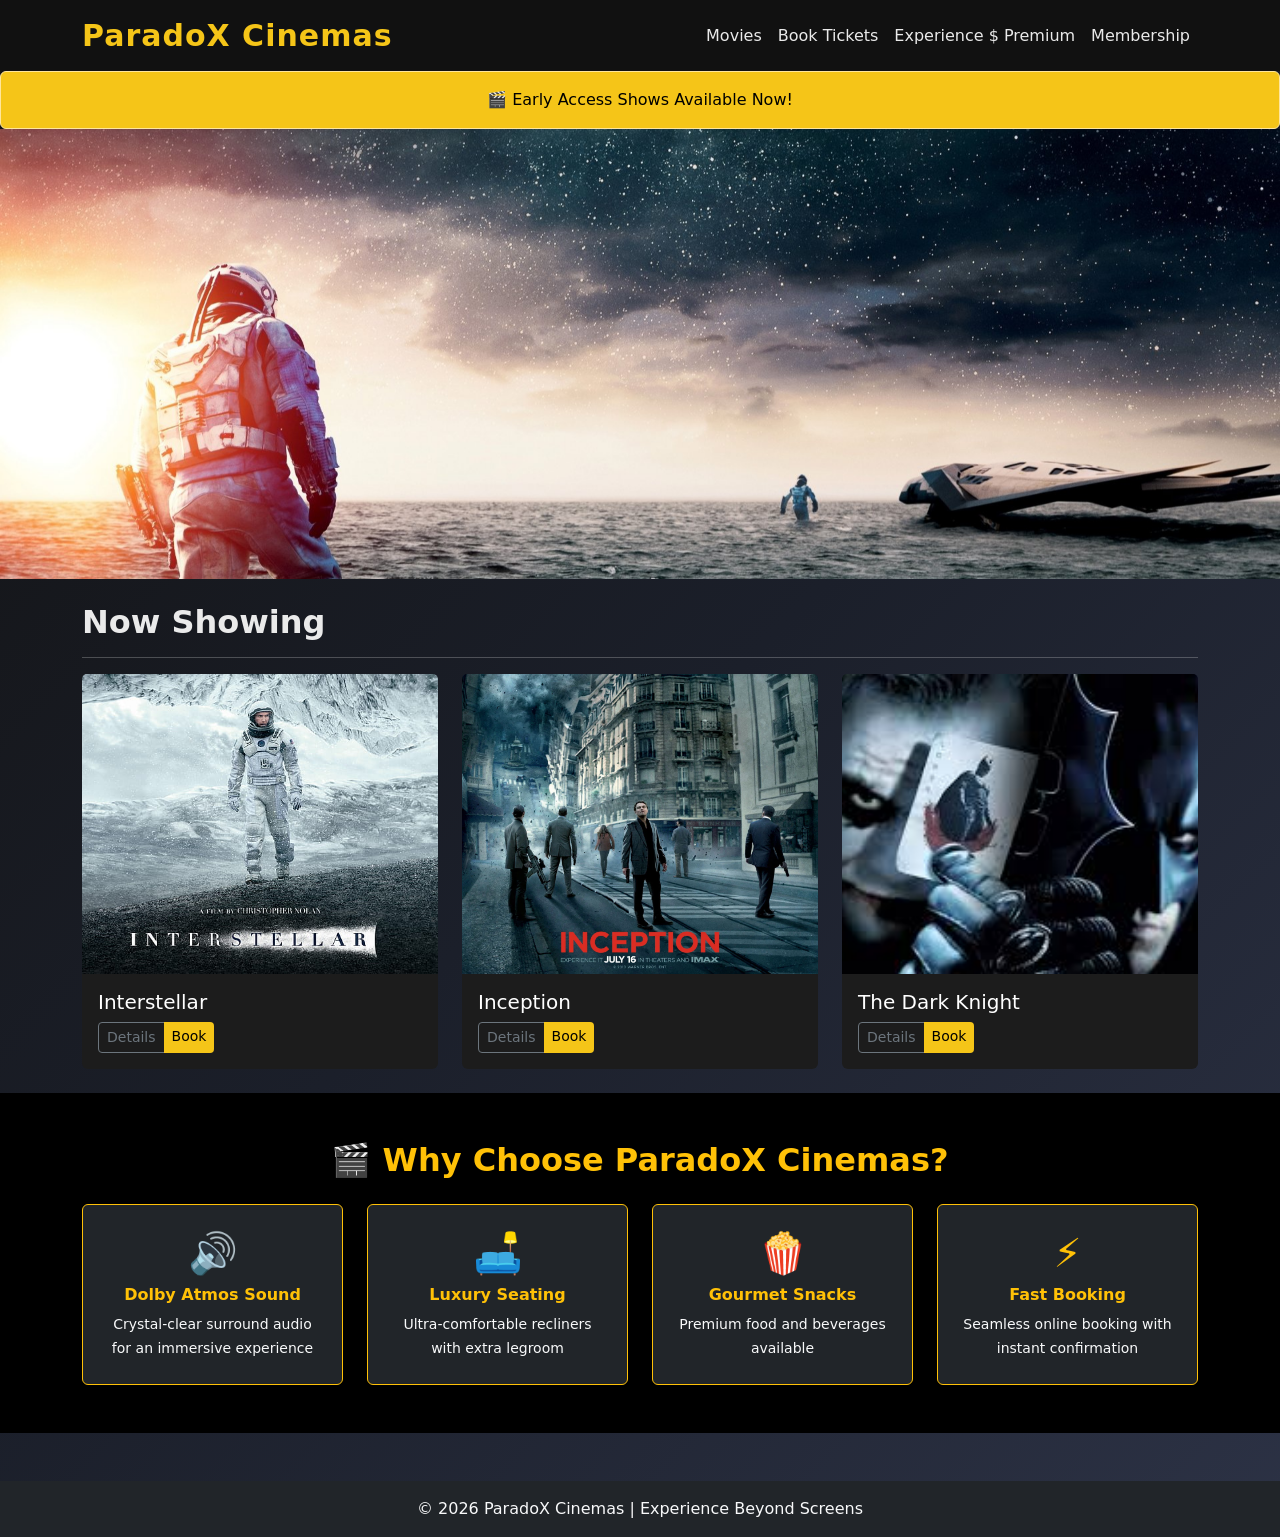
<file: index.html>
<!DOCTYPE html>
<html lang="en">
<head>
  <title>ParadoX Cinemas</title>
  <link href="https://cdn.jsdelivr.net/npm/bootstrap@5.3.2/dist/css/bootstrap.min.css" rel="stylesheet">
<link rel="stylesheet" href="style.css">

  <meta charset="UTF-8">
  

  
</head>

<body>

<!-- NAVBAR -->
<nav class="navbar navbar-expand-lg navbar-dark bg-dark">
  <div class="container">
    <a class="navbar-brand" href="about.html">ParadoX Cinemas</a>

    <button class="navbar-toggler" data-bs-toggle="collapse" data-bs-target="#menu">
      <span class="navbar-toggler-icon"></span>
    </button>

    <div class="collapse navbar-collapse" id="menu">
      <ul class="navbar-nav ms-auto">
        <li class="nav-item"><a class="nav-link" href="movies.html">Movies</a></li>
        <li class="nav-item"><a class="nav-link" href="booking.html">Book Tickets</a></li>
        <li class="nav-item"><a class="nav-link" href="experience.html">Experience $ Premium</a></li>
        <li class="nav-item"><a class="nav-link" href="bform.html">Membership</a></li>
      </ul>
    </div>
  </div>
</nav>

<!-- ALERT -->
<div class="alert alert-warning text-center mb-0">
  🎬 Early Access Shows Available Now!
</div>

<!-- CAROUSEL -->

    <!-- IMAX STYLE HERO CAROUSEL -->
<div id="imaxCarousel" 
     class="carousel slide carousel-fade" 
     data-bs-ride="carousel"
     data-bs-interval="1500"
     data-bs-wrap="true">

  <div class="carousel-inner">

    <!-- SLIDE 1 -->
    <div class="carousel-item active">
      <img 
        src="thumb-1920-550739.jpg"
        class="d-block w-100"
        style="height:450px; object-fit:cover;"
        alt="Interstellar">
    </div>

    <!-- SLIDE 2 -->
    <div class="carousel-item">
      <img 
        src="85182.jpg"
        class="d-block w-100"
        style="height:450px; object-fit:cover;"
        alt="Inception">
    </div>

    <!-- SLIDE 3 -->
    <div class="carousel-item">
      <img 
        src="the-dark-knight-rises-batman-dark-christian-bale-wallpaper-preview.jpg"
        class="d-block w-100"
        style="height:450px; object-fit:cover;"
        alt="The Dark Knight">
    </div>

  </div>

</div>


<!-- NOW SHOWING SECTION -->
<div class="container mt-4">
  <h2><b>Now Showing</b></h2>
  <hr>

  <div class="row">

    <!-- MOVIE 1 -->
    <div class="col-md-4">
      <div class="card">
        <img src="interstellar-2014-wallpaper-preview.jpg"
             class="card-img-top"
             style="height:300px; object-fit:cover;">
        <div class="card-body">
          <h5 class="card-title">Interstellar</h5>
          <div class="btn-group">
            <a href="movies.html" class="btn btn-outline-secondary btn-sm">Details</a>
            <a href="booking.html" class="btn btn-warning btn-sm">Book</a>
          </div>
        </div>
      </div>
    </div>

    <!-- MOVIE 2 -->
    <div class="col-md-4">
      <div class="card">
        <img src="wp11374646.webp"
             class="card-img-top"
             style="height:300px; object-fit:cover;">
        <div class="card-body">
          <h5 class="card-title">Inception</h5>
          <div class="btn-group">
            <a href="movies.html" class="btn btn-outline-secondary btn-sm">Details</a>
            <a href="booking.html" class="btn btn-warning btn-sm">Book</a>
          </div>
        </div>
      </div>
    </div>

    <!-- MOVIE 3 -->
    <div class="col-md-4">
      <div class="card">
        <img src="images.jpg"
             class="card-img-top"
             style="height:300px; object-fit:cover;">
        <div class="card-body">
          <h5 class="card-title">The Dark Knight</h5>
          <div class="btn-group">
            <a href="movies.html" class="btn btn-outline-secondary btn-sm">Details</a>
            <a href="booking.html" class="btn btn-warning btn-sm">Book</a>
          </div>
        </div>
      </div>
    </div>

  </div>
</div>

<br>

<!-- THEATRE SPECIALITY SECTION -->

<section class="bg-black text-warning py-5">

  <div class="container text-center">

    <h2 class="fw-bold mb-4">🎬 Why Choose ParadoX Cinemas?</h2>

    <div class="row g-4">

      
      <div class="col-md-3">
        <div class="p-4 bg-dark border border-warning rounded shadow">
          <h1>🔊</h1>
          <h6 class="fw-bold mt-2">Dolby Atmos Sound</h6>
          <small class="text-light">
            Crystal-clear surround audio for an immersive experience
          </small>
        </div>
      </div>

      
      <div class="col-md-3">
        <div class="p-4 bg-dark border border-warning rounded shadow">
          <h1>🛋️</h1>
          <h6 class="fw-bold mt-2">Luxury Seating</h6>
          <small class="text-light">
            Ultra-comfortable recliners with extra legroom
          </small>
        </div>
      </div>

      
      <div class="col-md-3">
        <div class="p-4 bg-dark border border-warning rounded shadow">
          <h1>🍿</h1>
          <h6 class="fw-bold mt-2">Gourmet Snacks</h6>
          <small class="text-light">
            Premium food and beverages available
          </small>
        </div>
      </div>

      
      <div class="col-md-3">
        <div class="p-4 bg-dark border border-warning rounded shadow">
          <h1>⚡</h1>
          <h6 class="fw-bold mt-2">Fast Booking</h6>
          <small class="text-light">
            Seamless online booking with instant confirmation
          </small>
        </div>
      </div>

    </div>

  </div>

</section>

<footer class="text-center mt-5 p-3 bg-dark text-light">
  © 2026 ParadoX Cinemas | Experience Beyond Screens
</footer>
<!-- Bootstrap JS -->
<script src="https://cdn.jsdelivr.net/npm/bootstrap@5.3.2/dist/js/bootstrap.bundle.min.js"></script>

</body>
</html>
</file>
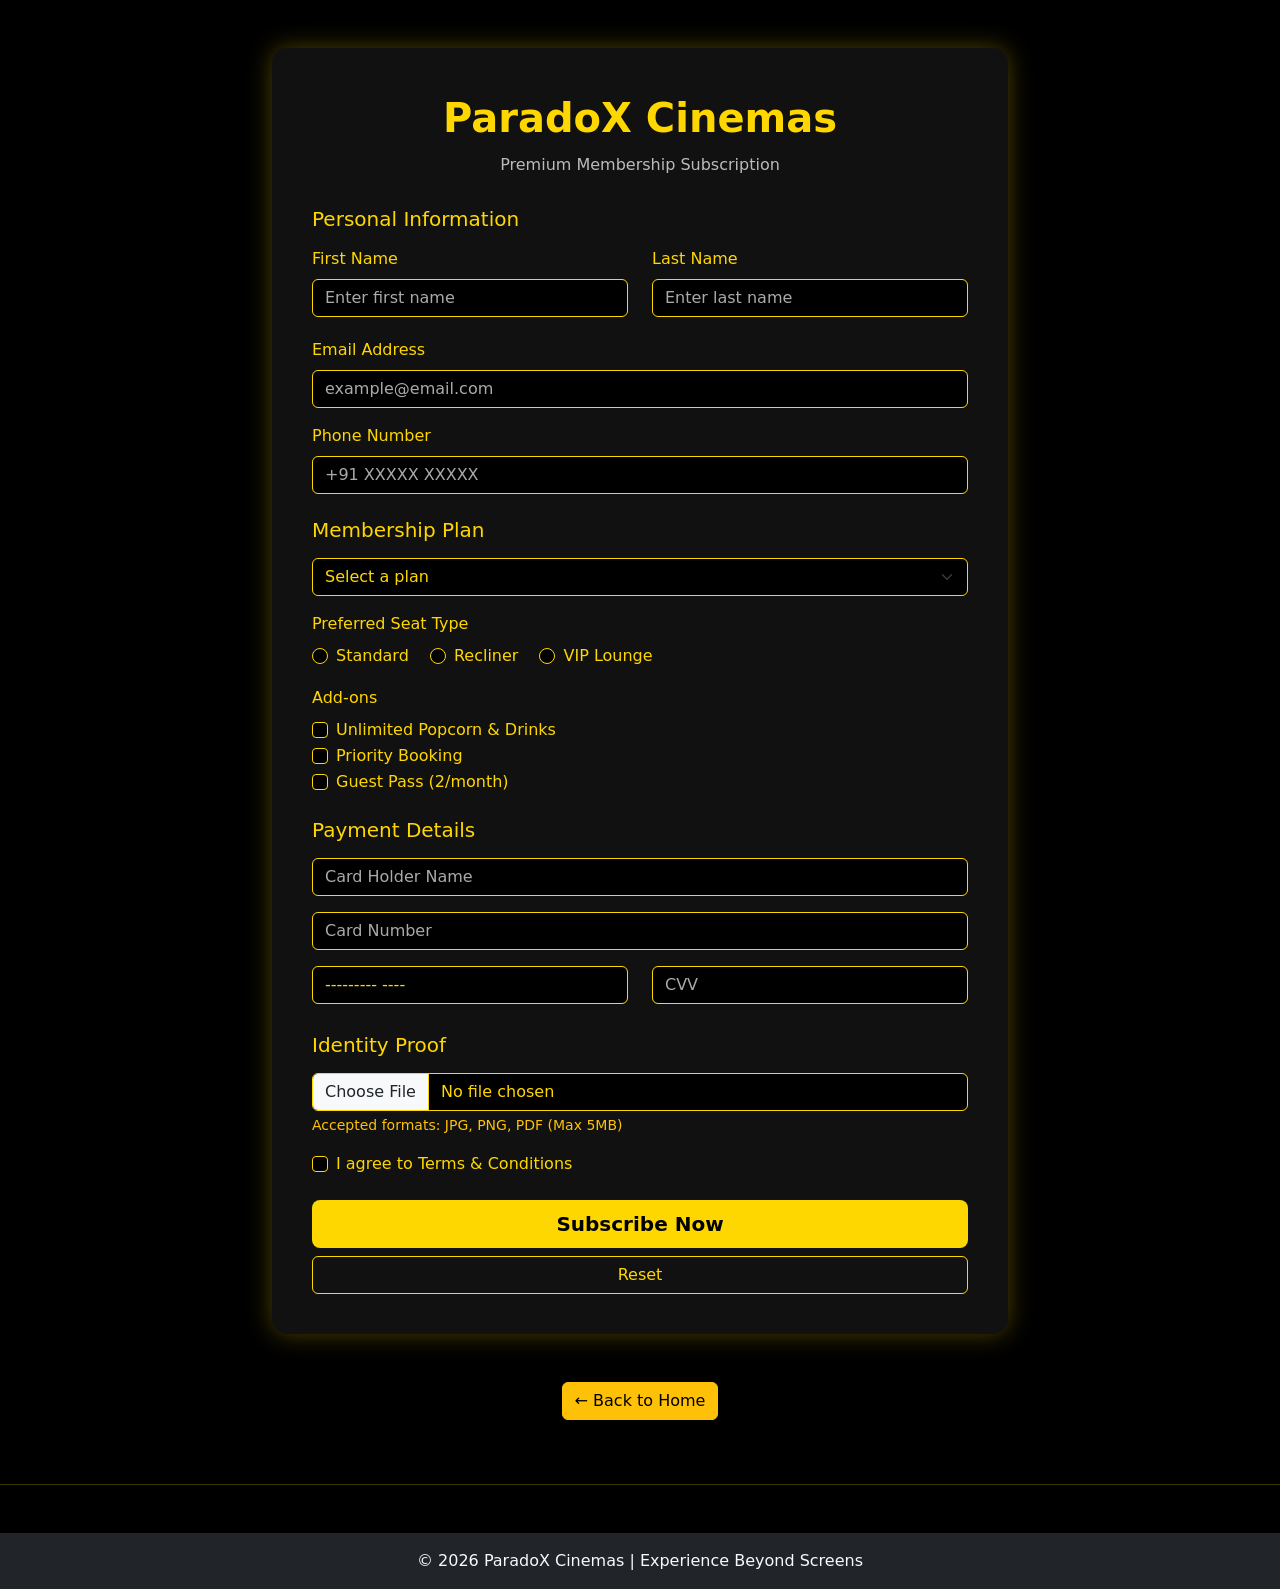
<file: bform.html>
<!DOCTYPE html>
<html lang="en">
<head>
<meta charset="UTF-8">
<meta name="viewport" content="width=device-width, initial-scale=1.0">
<title>ParadoX Cinemas Premium Subscription</title>

<!-- Bootstrap 5 -->
<link href="https://cdn.jsdelivr.net/npm/bootstrap@5.3.3/dist/css/bootstrap.min.css" rel="stylesheet">

<style>
body {
    background-color: #000;
    color: #ffd700;
    min-height: 100vh;
}

/* Form Container */
.form-container {
    background: #111;
    padding: 40px;
    border-radius: 15px;
    box-shadow: 0 0 25px rgba(255, 215, 0, 0.3);
}

/* Title */
.cinema-title {
    font-size: 2.5rem;
    font-weight: bold;
    text-align: center;
    color: #ffd700;
    margin-bottom: 5px;
}

.subtitle {
    text-align: center;
    color: #bbb;
    margin-bottom: 30px;
}

/* Inputs */
.form-control,
.form-select,
textarea {
    background-color: #000;
    color: #ffd700;
    border: 1px solid #ffd700;
}

.form-control::placeholder {
    color: #aaa;
}

.form-control:focus,
.form-select:focus {
    background-color: #000;
    color: #ffd700;
    border-color: #ffd700;
    box-shadow: 0 0 8px #ffd700;
}

/* Labels */
.form-label {
    color: #ffd700;
}

/* Buttons */
.btn-premium {
    background-color: #ffd700;
    color: #000;
    font-weight: bold;
}

.btn-premium:hover {
    background-color: #ffcc00;
    color: #000;
}

.btn-outline-light {
    border-color: #ffd700;
    color: #ffd700;
}

.btn-outline-light:hover {
    background-color: #ffd700;
    color: #000;
}

/* Checkboxes & Radio */
.form-check-input {
    background-color: #000;
    border-color: #ffd700;
}

.form-check-input:checked {
    background-color: #ffd700;
    border-color: #ffd700;
}

/* Validation */
.error {
    color: #ff4d4d;
    font-size: 14px;
    margin-top: 5px;
}

.success {
    border: 1px solid #00ff88 !important;
}
</style>
</head>

<body>

<div class="container py-5">
<div class="row justify-content-center">
<div class="col-lg-8">

<div class="form-container">

<div class="cinema-title">ParadoX Cinemas</div>
<div class="subtitle">Premium Membership Subscription</div>

<form id="subscriptionForm">

<h5 class="mb-3">Personal Information</h5>

<div class="row mb-3">
<div class="col-md-6">
<label class="form-label">First Name</label>
<input type="text" id="fname" class="form-control" placeholder="Enter first name">
<div class="error" id="fnameError"></div>
</div>

<div class="col-md-6">
<label class="form-label">Last Name</label>
<input type="text" id="lname" class="form-control" placeholder="Enter last name">
<div class="error" id="lnameError"></div>
</div>
</div>

<div class="mb-3">
<label class="form-label">Email Address</label>
<input type="email" id="email" class="form-control" placeholder="example@email.com">
<div class="error" id="emailError"></div>
</div>

<div class="mb-3">
<label class="form-label">Phone Number</label>
<input type="tel" id="phone" class="form-control" placeholder="+91 XXXXX XXXXX">
<div class="error" id="phoneError"></div>
</div>

<h5 class="mt-4 mb-3">Membership Plan</h5>

<div class="mb-3">
<select id="plan" class="form-select">
<option selected disabled value="">Select a plan</option>
<option>Silver — ₹999/month</option>
<option>Gold — ₹1,999/month</option>
<option>Platinum — ₹3,499/month</option>
</select>
<div class="error" id="planError"></div>
</div>

<div class="mb-3">
<label class="form-label">Preferred Seat Type</label><br>

<div class="form-check form-check-inline">
<input class="form-check-input" type="radio" name="seat" value="Standard">
<label class="form-check-label">Standard</label>
</div>

<div class="form-check form-check-inline">
<input class="form-check-input" type="radio" name="seat" value="Recliner">
<label class="form-check-label">Recliner</label>
</div>

<div class="form-check form-check-inline">
<input class="form-check-input" type="radio" name="seat" value="VIP Lounge">
<label class="form-check-label">VIP Lounge</label>
</div>

<div class="error" id="seatError"></div>
</div>

<div class="mb-3">
<label class="form-label">Add-ons</label>

<div class="form-check">
<input class="form-check-input addon" type="checkbox">
<label class="form-check-label">Unlimited Popcorn & Drinks</label>
</div>

<div class="form-check">
<input class="form-check-input addon" type="checkbox">
<label class="form-check-label">Priority Booking</label>
</div>

<div class="form-check">
<input class="form-check-input addon" type="checkbox">
<label class="form-check-label">Guest Pass (2/month)</label>
</div>

<div class="error" id="addonError"></div>
</div>

<h5 class="mt-4 mb-3">Payment Details</h5>

<div class="mb-3">
<input type="text" id="cardName" class="form-control" placeholder="Card Holder Name">
<div class="error" id="cardNameError"></div>
</div>

<div class="mb-3">
<input type="text" id="cardNumber" class="form-control" placeholder="Card Number">
<div class="error" id="cardNumberError"></div>
</div>

<div class="row mb-3">
<div class="col-md-6">
<input type="month" id="expiry" class="form-control">
<div class="error" id="expiryError"></div>
</div>

<div class="col-md-6">
<input type="password" id="cvv" class="form-control" placeholder="CVV">
<div class="error" id="cvvError"></div>
</div>
</div>

<div class="mb-3">
<h5 class="mt-4 mb-3">Identity Proof</h5>
<input type="file" id="file" class="form-control" accept=".jpg,.jpeg,.png,.pdf">
<div class="form-text text-warning">
Accepted formats: JPG, PNG, PDF (Max 5MB)
</div>
<div class="error" id="fileError"></div>
</div>

<div class="form-check mb-4">
<input class="form-check-input" type="checkbox" id="terms">
<label class="form-check-label">
I agree to Terms & Conditions
</label>
<div class="error" id="termsError"></div>
</div>

<div class="d-grid gap-2">
<button type="submit" class="btn btn-premium btn-lg">
Subscribe Now
</button>

<button type="reset" class="btn btn-outline-light">
Reset
</button>
</div>

</form>
</div>
</div>
</div>
</div>

<center>
<a href="index.html" class="btn btn-warning">
← Back to Home
</a>
</center>

<br><br><hr>

<footer class="text-center mt-5 p-3 bg-dark text-light">
© 2026 ParadoX Cinemas | Experience Beyond Screens
</footer>

<script>
document.getElementById("subscriptionForm").addEventListener("submit", function(e) {
    e.preventDefault();

    let valid = true;

    function setError(id, message) {
        document.getElementById(id).innerText = message;
        valid = false;
    }

    function clearErrors() {
        let errors = document.querySelectorAll(".error");
        errors.forEach(error => error.innerText = "");
    }

    clearErrors();

    let fname = document.getElementById("fname").value.trim();
    let lname = document.getElementById("lname").value.trim();
    let email = document.getElementById("email").value.trim();
    let phone = document.getElementById("phone").value.trim();
    let plan = document.getElementById("plan").value;
    let seat = document.querySelector('input[name="seat"]:checked');
    let addons = document.querySelectorAll(".addon:checked");
    let cardName = document.getElementById("cardName").value.trim();
    let cardNumber = document.getElementById("cardNumber").value.trim();
    let expiry = document.getElementById("expiry").value;
    let cvv = document.getElementById("cvv").value.trim();
    let file = document.getElementById("file").files.length;
    let terms = document.getElementById("terms").checked;

    let emailPattern = /^[^ ]+@[^ ]+\.[a-z]{2,3}$/;
    let phonePattern = /^[0-9]{10}$/;
    let cardPattern = /^[0-9]{16}$/;
    let cvvPattern = /^[0-9]{3}$/;

    if (fname === "") {
        setError("fnameError", "First name is required");
    }

    if (lname === "") {
        setError("lnameError", "Last name is required");
    }

    if (!email.match(emailPattern)) {
        setError("emailError", "Enter a valid email address");
    }

    if (!phone.match(phonePattern)) {
        setError("phoneError", "Enter a valid 10-digit phone number");
    }

    if (plan === "") {
        setError("planError", "Please select a membership plan");
    }

    if (!seat) {
        setError("seatError", "Please select a seat type");
    }

    if (addons.length === 0) {
        setError("addonError", "Select at least one add-on");
    }

    if (cardName === "") {
        setError("cardNameError", "Card holder name is required");
    }

    if (!cardNumber.match(cardPattern)) {
        setError("cardNumberError", "Card number must be 16 digits");
    }

    if (expiry === "") {
        setError("expiryError", "Select expiry date");
    }

    if (!cvv.match(cvvPattern)) {
        setError("cvvError", "CVV must be 3 digits");
    }

    if (file === 0) {
        setError("fileError", "Please upload identity proof");
    }

    if (!terms) {
        setError("termsError", "You must accept Terms & Conditions");
    }

    if (valid) {
        alert("Subscription Successful!");
        document.getElementById("subscriptionForm").reset();
    }


const form = document.getElementById("subscriptionForm");
const submitBtn = document.querySelector('button[type="submit"]');

/* Disable button initially */
submitBtn.disabled = true;
submitBtn.style.opacity = "0.6";
submitBtn.style.cursor = "not-allowed";

/* Function to check all fields */
function checkFormValidity() {
    let fname = document.getElementById("fname").value.trim();
    let lname = document.getElementById("lname").value.trim();
    let email = document.getElementById("email").value.trim();
    let phone = document.getElementById("phone").value.trim();
    let plan = document.getElementById("plan").value;
    let seat = document.querySelector('input[name="seat"]:checked');
    let addons = document.querySelectorAll(".addon:checked");
    let cardName = document.getElementById("cardName").value.trim();
    let cardNumber = document.getElementById("cardNumber").value.trim();
    let expiry = document.getElementById("expiry").value;
    let cvv = document.getElementById("cvv").value.trim();
    let file = document.getElementById("file").files.length;
    let terms = document.getElementById("terms").checked;

    if (
        fname !== "" &&
        lname !== "" &&
        email !== "" &&
        phone !== "" &&
        plan !== "" &&
        seat &&
        addons.length > 0 &&
        cardName !== "" &&
        cardNumber !== "" &&
        expiry !== "" &&
        cvv !== "" &&
        file > 0 &&
        terms
    ) {
        submitBtn.disabled = false;
        submitBtn.style.opacity = "1";
        submitBtn.style.cursor = "pointer";
    } else {
        submitBtn.disabled = true;
        submitBtn.style.opacity = "0.6";
        submitBtn.style.cursor = "not-allowed";
    }
}

/* Run check whenever user changes input */
form.addEventListener("input", checkFormValidity);
form.addEventListener("change", checkFormValidity);

});
</script>

</body>
</html>
</file>
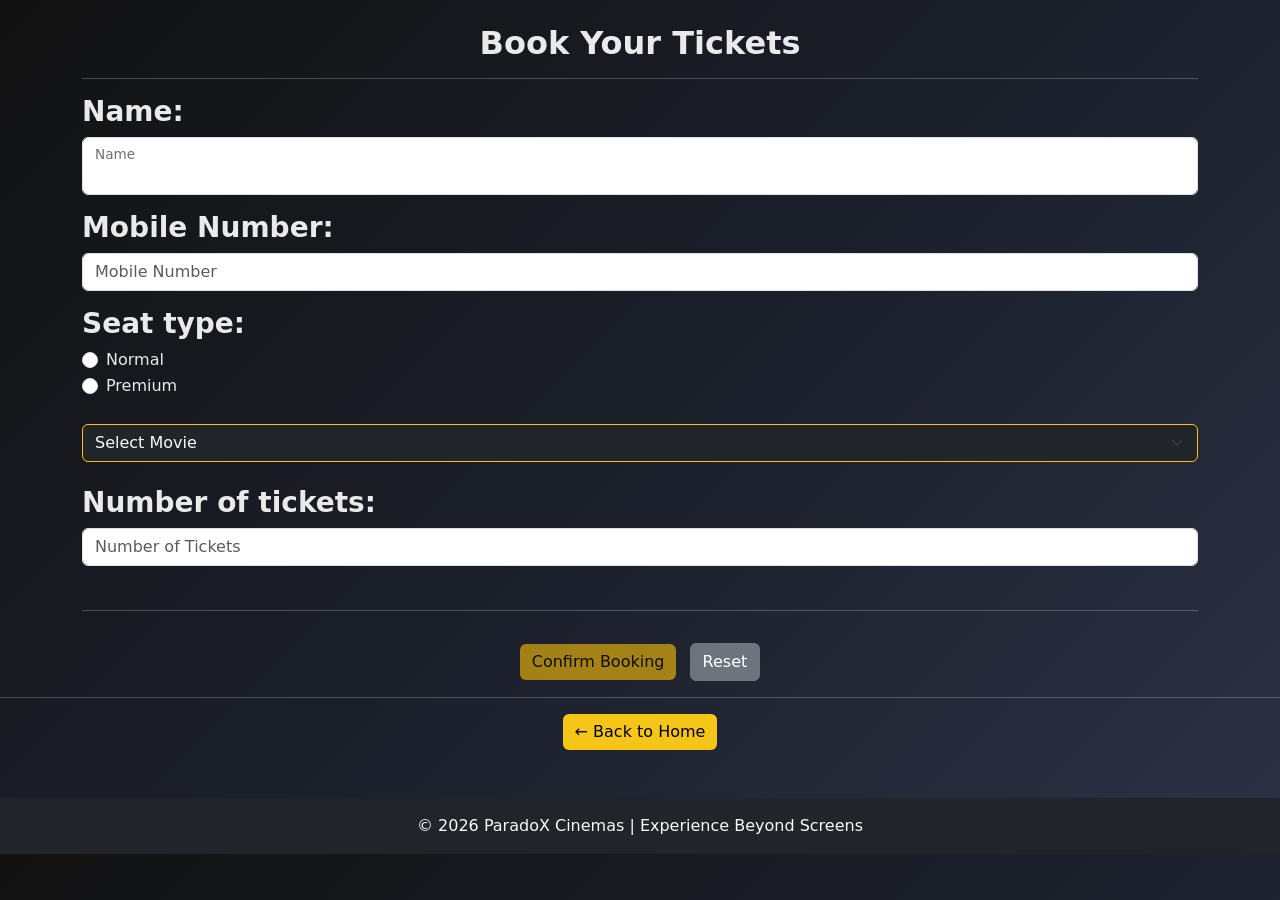
<file: booking.html>
<!DOCTYPE html>
<html>
<head>
  <title>Book Tickets</title>
  <link href="https://cdn.jsdelivr.net/npm/bootstrap@5.3.2/dist/css/bootstrap.min.css" rel="stylesheet">
<link rel="stylesheet" href="style.css">

</head>
<body>

<div class="container mt-4">
  <center><h2><b>Book Your Tickets</b></h2></center>
  <hr>

  <form class="needs-validation" novalidate>

    <!-- FLOATING LABEL -->
     <h3><b>Name:</b></h3>
    <div class="form-floating mb-3">
      <input type="text" class="form-control" required>
      <label>Name</label>
    </div>

    <!-- INPUT GROUP -->
     <h3><b>Mobile Number:</b></h3>
    <div class="input-group mb-3">
      
      <input type="number" class="form-control" placeholder="Mobile Number">
    </div>

    <!-- RADIO -->
     <h3><b>Seat type:</b></h3>
    <div class="form-check">
      <input class="form-check-input" type="radio" name="type">
      <label class="form-check-label">Normal</label>
    </div>
    <div class="form-check">
      <input class="form-check-input" type="radio" name="type">
      <label class="form-check-label">Premium</label>
    </div>
   <br>
    <select class="form-select bg-dark text-light border-warning">
  <option selected disabled>Select Movie</option>
  <option>Interstellar</option>
  <option>Inception</option>
  <option>The Dark Knight</option>
</select>
  

 
<br>
    <!-- INPUT GROUP -->
     <h3><b>Number of tickets:</b></h3>
    <div class="input-group mb-1">
      
      <input type="number" class="form-control" placeholder="Number of Tickets">
    </div>





    <br>
    <hr>

<center>
    <button class="btn btn-warning mt-3">Confirm Booking</button>
    <input type="reset" class="btn btn-secondary mt-3 ms-2" value="Reset"> </center>
  </form>
</div>
<hr>
<center>
<a href="index.html" class="btn btn-warning">
  ← Back to Home
</a> </center>
<script src="https://cdn.jsdelivr.net/npm/bootstrap@5.3.2/dist/js/bootstrap.bundle.min.js"></script>

<footer class="text-center mt-5 p-3 bg-dark text-light">
  © 2026 ParadoX Cinemas | Experience Beyond Screens
</footer>
   





<script>
document.addEventListener("DOMContentLoaded", function () {
    const form = document.querySelector("form");
    const submitBtn = document.querySelector(".btn-warning");

    /* Disable button initially */
    submitBtn.disabled = true;
    submitBtn.style.opacity = "0.6";
    submitBtn.style.cursor = "not-allowed";

    function checkFormValidity() {
        let name = document.querySelector(".form-floating input");
        let mobile = document.querySelector('input[placeholder="Mobile Number"]');
        let seatType = document.querySelector('input[name="type"]:checked');
        let movie = document.querySelector(".form-select");
        let tickets = document.querySelector('input[placeholder="Number of Tickets"]');

        let mobilePattern = /^[0-9]{10}$/;
        let valid = true;

        /* Name */
        if (name.value.trim() === "") {
            name.setCustomValidity("Please enter your full name");
            valid = false;
        } else {
            name.setCustomValidity("");
        }

        /* Mobile */
        if (!mobile.value.match(mobilePattern)) {
            mobile.setCustomValidity("Please enter a valid 10-digit mobile number");
            valid = false;
        } else {
            mobile.setCustomValidity("");
        }

        /* Seat Type */
        if (!seatType) {
            valid = false;
        }

        /* Movie */
        if (movie.value === "Select Movie") {
            movie.setCustomValidity("Please select a movie");
            valid = false;
        } else {
            movie.setCustomValidity("");
        }

        /* Tickets */
        if (tickets.value.trim() === "" || tickets.value <= 0) {
            tickets.setCustomValidity("Please enter valid number of tickets");
            valid = false;
        } else {
            tickets.setCustomValidity("");
        }

        /* Enable / Disable Button */
        if (valid) {
            submitBtn.disabled = false;
            submitBtn.style.opacity = "1";
            submitBtn.style.cursor = "pointer";
        } else {
            submitBtn.disabled = true;
            submitBtn.style.opacity = "0.6";
            submitBtn.style.cursor = "not-allowed";
        }
    }

    /* Live Validation */
    form.addEventListener("input", checkFormValidity);
    form.addEventListener("change", checkFormValidity);

    /* Submit Validation */
    form.addEventListener("submit", function (e) {
        checkFormValidity();

        if (!form.checkValidity()) {
            e.preventDefault();
            form.reportValidity(); /* shows exact field message */
        } else {
            alert("Booking Confirmed Successfully!");
        }
    });
});
</script>




</body>
</html>
</file>
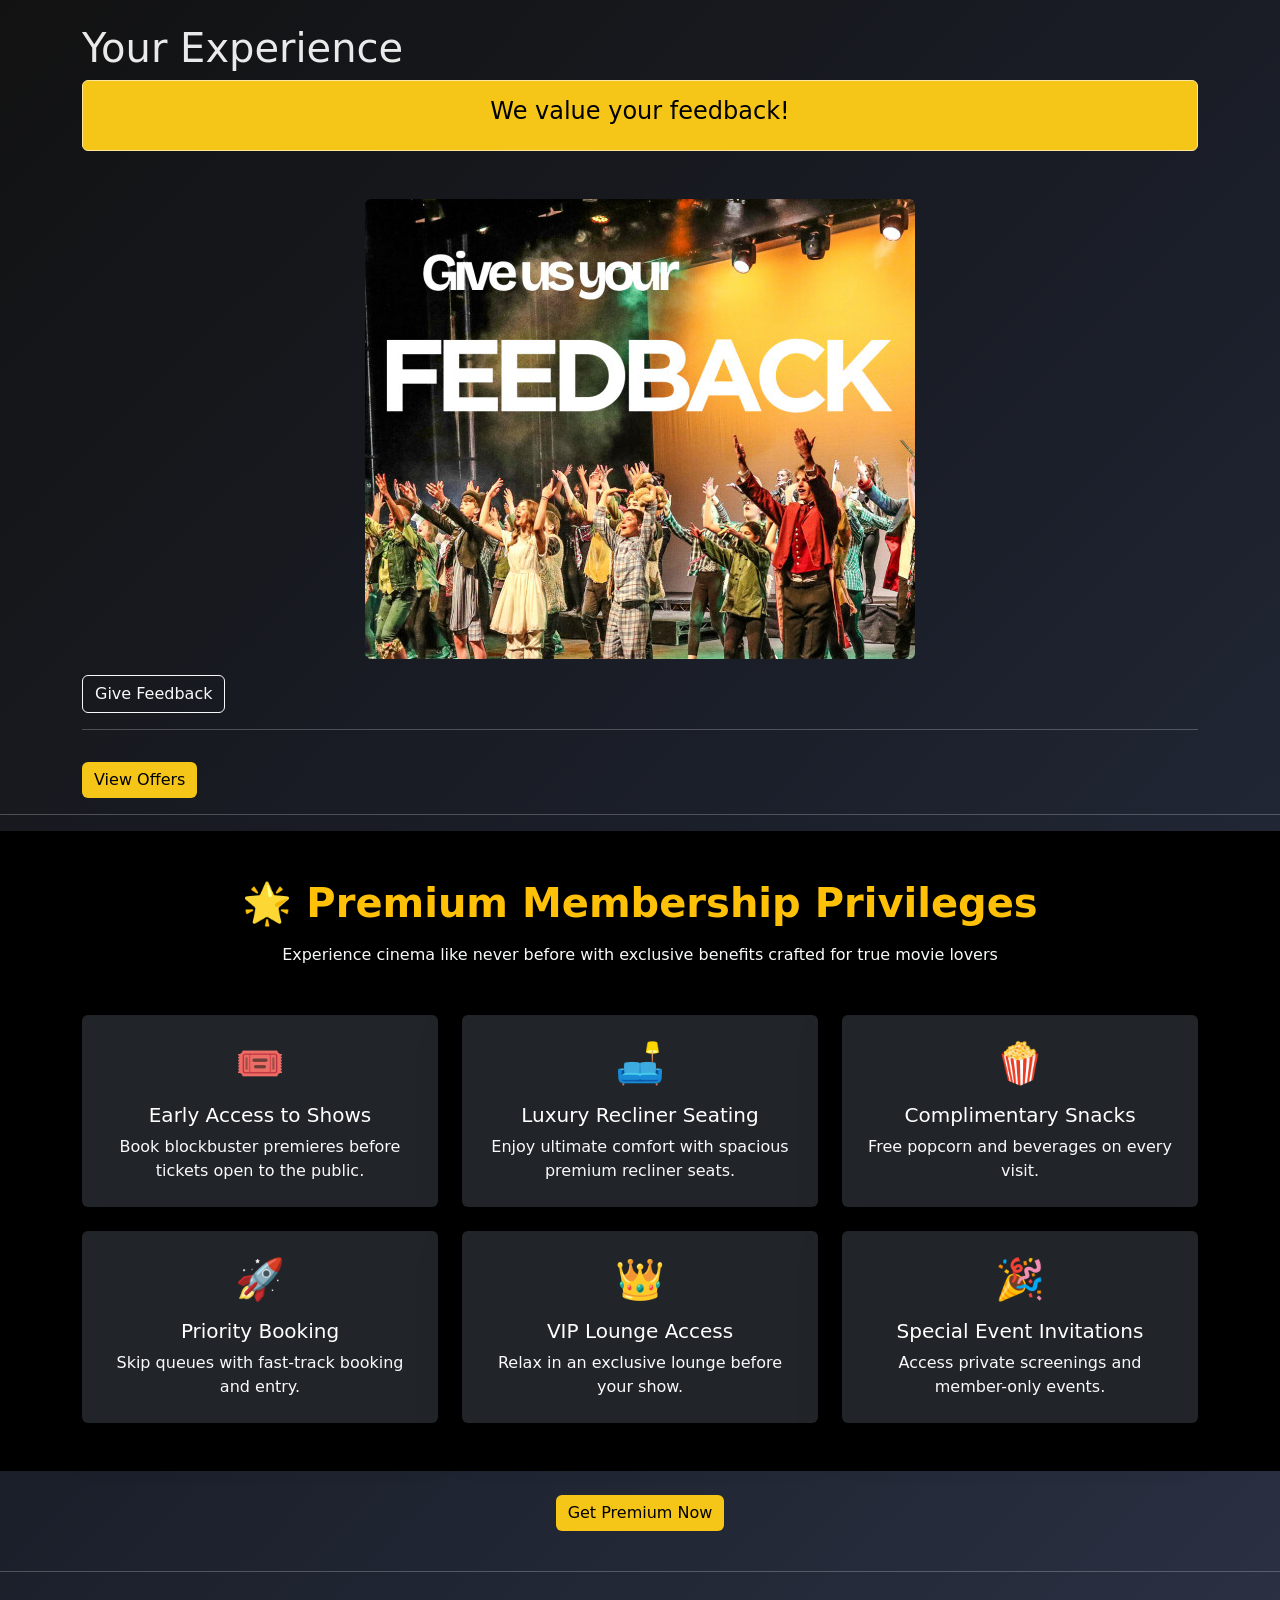
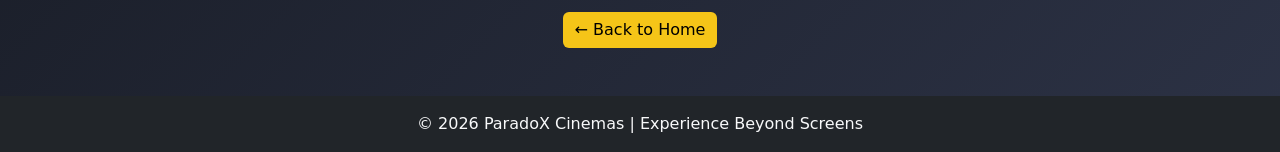
<file: experience.html>
<!DOCTYPE html>
<html>
<head>
  <title>Experience</title>
  <link href="https://cdn.jsdelivr.net/npm/bootstrap@5.3.2/dist/css/bootstrap.min.css" rel="stylesheet">
<link rel="stylesheet" href="style.css">

</head>
<body>

<div class="container mt-4">
  <h1>Your Experience</h1>
<div class="alert alert-warning text-center mb-0">
  <h4> We value your feedback!</h4>
</div>
<br>
<br>
  <center><img src="Feebdack_overview.jpg" class="img-fluid rounded mb-3" alt="Experience Image"></center>
  <!-- COLLAPSE -->
  <button class="btn btn-outline-light" data-bs-toggle="collapse" data-bs-target="#feedback">
    Give Feedback
  </button>

  <div id="feedback" class="collapse mt-3">
    <textarea class="form-control" placeholder="Your experience..."></textarea>
    <button class="btn btn-warning mt-2">Submit</button>
  </div>
<hr>
  <!-- OFFCANVAS -->
  <button  class="btn btn-warning mt-3" data-bs-toggle="offcanvas" data-bs-target="#offer">
    View Offers
  </button>

  <div class="offcanvas offcanvas-end" id="offer">
    <div class="offcanvas-header">
      <h5>Special Offer</h5>
      <button class="btn-close" data-bs-dismiss="offcanvas"></button>
    </div>
    <div class="offcanvas-body">
     <b> 🎉 Buy 1 Get 1 Free on Weekdays!</b>
      <img src="images (1).jpg" class="img-fluid mt-3" alt="Offer Image">
      <img src="images (2).jpg" class="img-fluid mt-3" alt="Offer Image">
      <br>
      <a href="booking.html"><b>Get Offer</b></a>
      <br>
      
       <b> 🍿 Free Popcorn with Every Ticket!</b>
<hr>
      <h3 align="center">  Thank you!!</h3>
      <hr>
    </div>
  </div>
</div>
<hr>

<!-- PREMIUM FEATURES - BOOTSTRAP ONLY -->

<section class="bg-black text-warning py-5">

  <div class="container text-center">

    <!-- Title -->
    <h1 class="fw-bold mb-3">🌟 Premium Membership Privileges</h1>

    <p class="text-light mb-5">
      Experience cinema like never before with exclusive benefits crafted for true movie lovers
    </p>

    <div class="row g-4">

      <!-- Feature 1 -->
      <div class="col-md-6 col-lg-4">
        <div class="card bg-dark text-warning h-100 border-warning shadow-lg">
          <div class="card-body p-4">
            <h1>🎟️</h1>
            <h5 class="card-title mt-3">Early Access to Shows</h5>
            <p class="card-text text-light">
              Book blockbuster premieres before tickets open to the public.
            </p>
          </div>
        </div>
      </div>

      <!-- Feature 2 -->
      <div class="col-md-6 col-lg-4">
        <div class="card bg-dark text-warning h-100 border-warning shadow-lg">
          <div class="card-body p-4">
            <h1>🛋️</h1>
            <h5 class="card-title mt-3">Luxury Recliner Seating</h5>
            <p class="card-text text-light">
              Enjoy ultimate comfort with spacious premium recliner seats.
            </p>
          </div>
        </div>
      </div>

      <!-- Feature 3 -->
      <div class="col-md-6 col-lg-4">
        <div class="card bg-dark text-warning h-100 border-warning shadow-lg">
          <div class="card-body p-4">
            <h1>🍿</h1>
            <h5 class="card-title mt-3">Complimentary Snacks</h5>
            <p class="card-text text-light">
              Free popcorn and beverages on every visit.
            </p>
          </div>
        </div>
      </div>

      <!-- Feature 4 -->
      <div class="col-md-6 col-lg-4">
        <div class="card bg-dark text-warning h-100 border-warning shadow-lg">
          <div class="card-body p-4">
            <h1>🚀</h1>
            <h5 class="card-title mt-3">Priority Booking</h5>
            <p class="card-text text-light">
              Skip queues with fast-track booking and entry.
            </p>
          </div>
        </div>
      </div>

      <!-- Feature 5 -->
      <div class="col-md-6 col-lg-4">
        <div class="card bg-dark text-warning h-100 border-warning shadow-lg">
          <div class="card-body p-4">
            <h1>👑</h1>
            <h5 class="card-title mt-3">VIP Lounge Access</h5>
            <p class="card-text text-light">
              Relax in an exclusive lounge before your show.
            </p>
          </div>
        </div>
      </div>

      <!-- Feature 6 -->
      <div class="col-md-6 col-lg-4">
        <div class="card bg-dark text-warning h-100 border-warning shadow-lg">
          <div class="card-body p-4">
            <h1>🎉</h1>
            <h5 class="card-title mt-3">Special Event Invitations</h5>
            <p class="card-text text-light">
              Access private screenings and member-only events.
            </p>
          </div>
        </div>
      </div>

    </div>

  </div>

</section>

<br>
<center>
<a href="bform.html" class="btn btn-warning">
  Get Premium Now
</a> </center>

<br>
<hr>
<br>

<center>
<a href="index.html" class="btn btn-warning">
  ← Back to Home
</a> </center>

<script src="https://cdn.jsdelivr.net/npm/bootstrap@5.3.2/dist/js/bootstrap.bundle.min.js"></script>

<footer class="text-center mt-5 p-3 bg-dark text-light">
  © 2026 ParadoX Cinemas | Experience Beyond Screens
</footer>

</body>
</html>
</file>
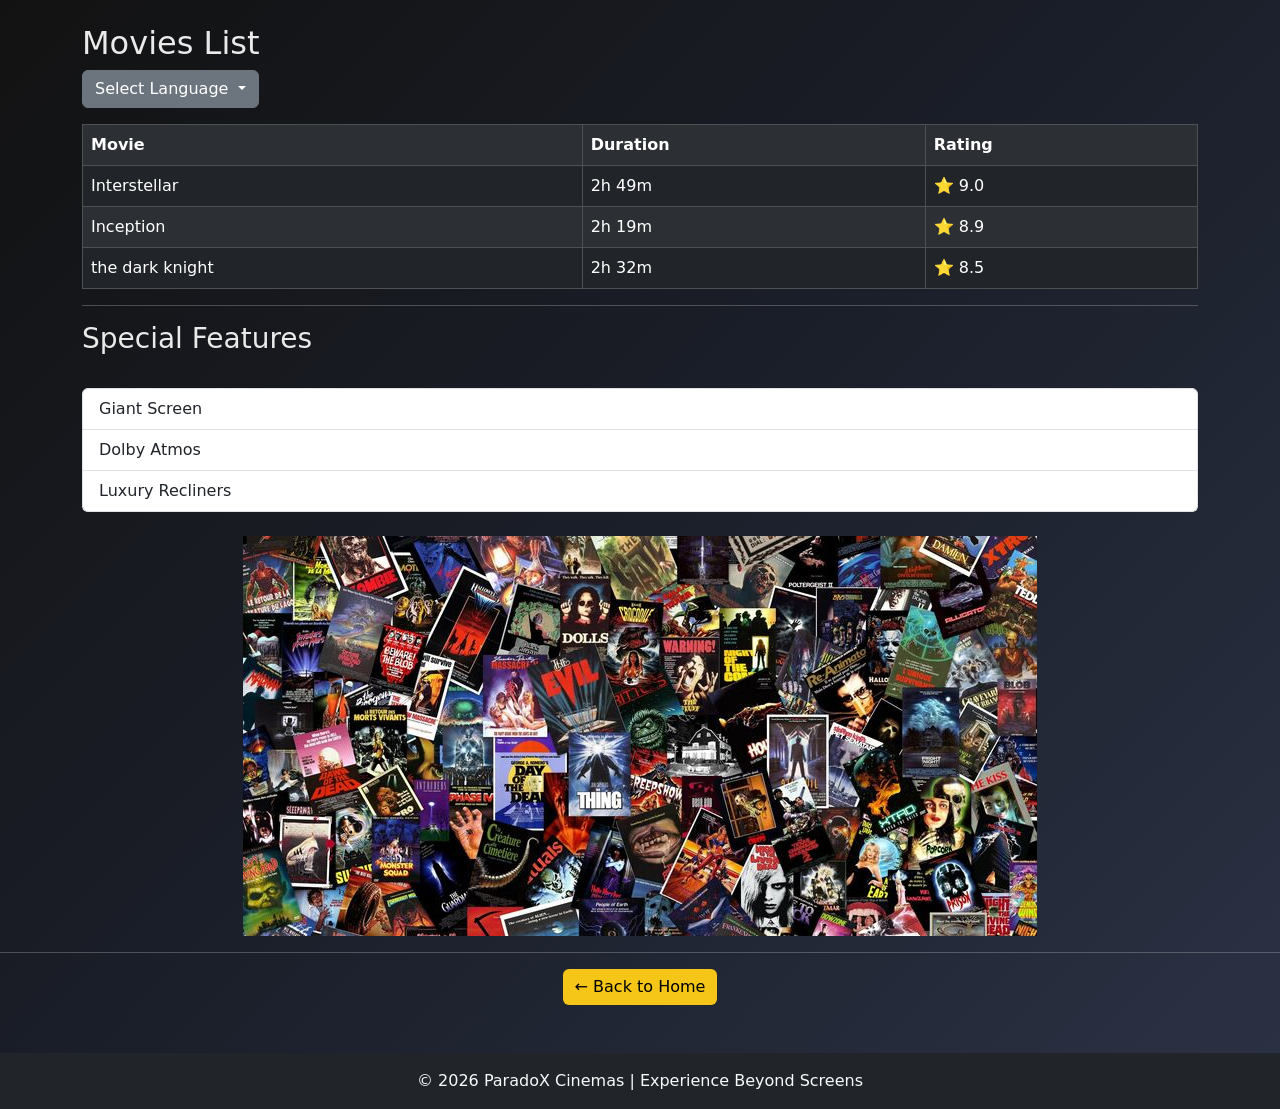
<file: movies.html>
<!DOCTYPE html>
<html>
<head>

  <title>Movies | ParadoX</title>
  <link href="https://cdn.jsdelivr.net/npm/bootstrap@5.3.2/dist/css/bootstrap.min.css" rel="stylesheet">
<link rel="stylesheet" href="style.css">

</head>
<body>

<div class="container mt-4">
  <h2>Movies List</h2>

  <!-- DROPDOWN -->
  <div class="dropdown mb-3">
    <button class="btn btn-secondary dropdown-toggle" data-bs-toggle="dropdown">
      Select Language
    </button>
    <ul class="dropdown-menu">
      <li><a class="dropdown-item">English</a></li>
      <li><a class="dropdown-item">Tamil</a></li>
    </ul>
  </div>

  <!-- TABLE -->
  <table class="table table-dark table-striped table-hover table-bordered">

    <tr>
      <th>Movie</th>
      <th>Duration</th>
      <th>Rating</th>
    </tr>
    <tr>
      <td>Interstellar</td>
      <td>2h 49m</td>
      <td>⭐ 9.0</td>
    </tr>
    <tr>
      <td>Inception</td>
      <td>2h 19m</td>
      <td>⭐ 8.9</td>
    </tr>
    <tr>
      <td>the dark knight</td>
      <td>2h 32m</td>
      <td>⭐ 8.5</td>
    </tr>
  </table>
  <hr>
  <h3>Special Features</h3>
  <br>

  <!-- LIST GROUP -->
  <ul class="list-group">
  <li class="list-group-item">Giant Screen</li>
  <li class="list-group-item">Dolby Atmos</li>
  <li class="list-group-item">Luxury Recliners</li>
</ul>

</div>
<center>
  <img src="dataset-cover.jpg" class="img-fluid mt-4" style="max-width:80%;">
</center>
<hr>
<center>
<a href="index.html" class="btn btn-warning">
  ← Back to Home
</a> </center>

<script src="https://cdn.jsdelivr.net/npm/bootstrap@5.3.2/dist/js/bootstrap.bundle.min.js"></script>

<footer class="text-center mt-5 p-3 bg-dark text-light">
  © 2026 ParadoX Cinemas | Experience Beyond Screens
</footer>

</body>
</html>
</file>
<file: style.css>
body {
 background: linear-gradient(135deg, #121212, #1b1f2a, #2c3245);/* deep black */
  color: #eaeaea;              /* soft white text */
}

.navbar {
  background-color: #111111 !important;
}

.navbar-brand {
  color: #f5c518 !important;
  
  font-size: 30px;
  font-weight: 800;
  letter-spacing: 1px;
}   /* golden logo */


.nav-link {
  color: #eaeaea !important;
}

.nav-link:hover {
  color: #f5c518 !important;
}

.card {
  background-color: #1c1c1c;
  border: none;
  color: #ffffff;
}

.card-title {
  color: #ffffff;
}

.btn-warning {
  background-color: #f5c518;
  border: none;
  color: black;
}

.btn-warning:hover {
  background-color: #e0b216;
}

.alert {
  background-color: #f5c518;
  color: black;
}
</file>
